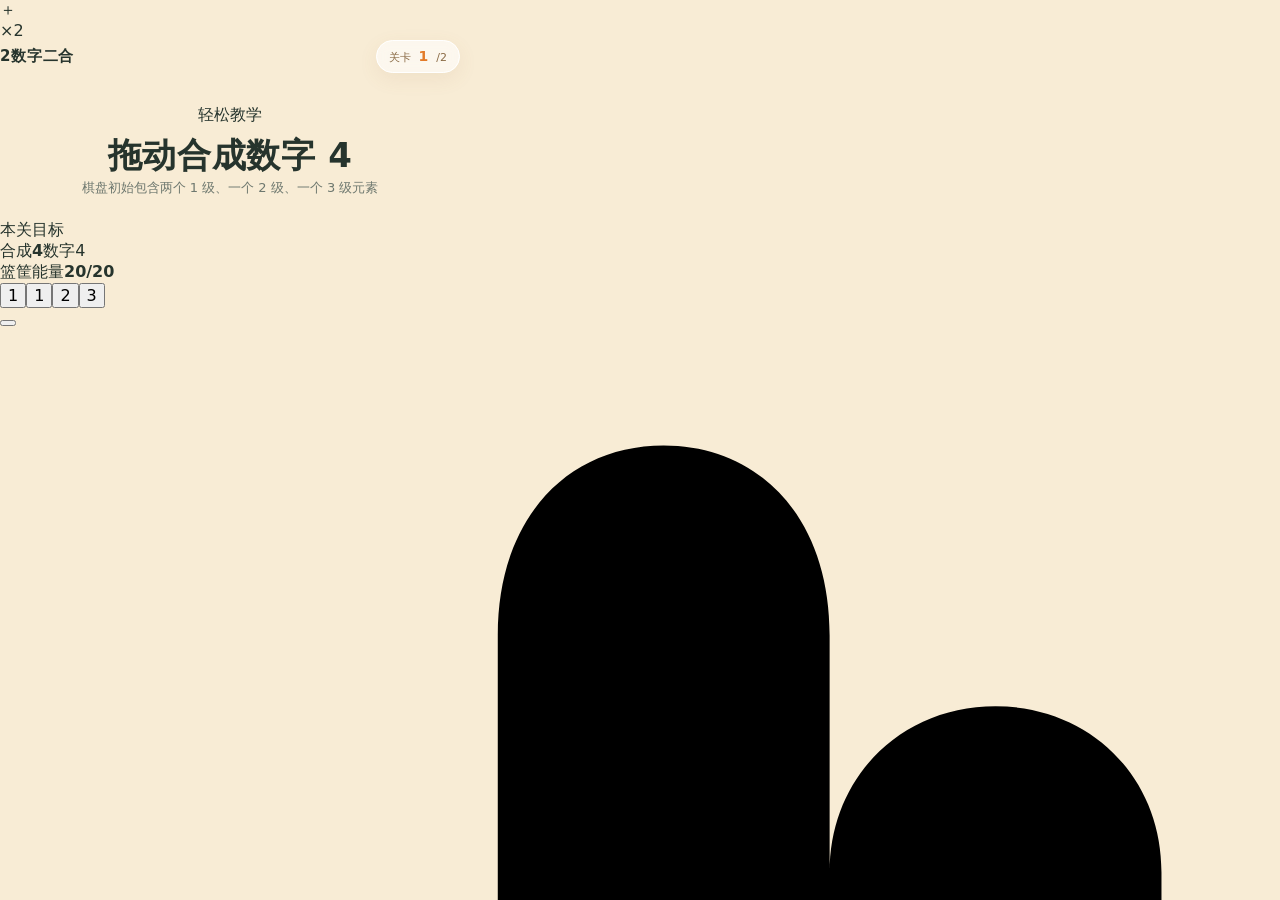
<file: index.html>
<!doctype html>
<html lang="zh-CN">
<head>
  <meta charset="UTF-8">
  <meta name="viewport" content="width=device-width, initial-scale=1, maximum-scale=1, user-scalable=no, viewport-fit=cover">
  <meta name="theme-color" content="#fff6df">
  <title>数字二合</title>
  <link rel="stylesheet" href="style.css?v=20260811-2">
</head>
<body>
  <main class="app" id="app">
    <div class="scene-bg" id="sceneBg" aria-hidden="true"></div>
    <div class="sky-decor decor-one">＋</div><div class="sky-decor decor-two">×2</div>
    <header class="topbar">
      <div class="brand"><span>2</span><b data-config="brand">数字二合</b></div>
      <div class="level-pill">关卡 <b id="levelNumber">1</b>/2</div>
    </header>

    <section class="level-copy">
      <div class="badge" id="levelBadge">轻松教学</div>
      <h1 id="levelTitle">拖动合成数字 4</h1>
      <p id="levelSubtitle">棋盘初始包含两个 1 级、一个 2 级、一个 3 级元素</p>
    </section>

    <section class="goal-card" aria-label="本关目标">
      <span>本关目标</span>
      <div class="goal-list" id="goalList"></div>
    </section>

    <section class="energy-card" id="energyCard" aria-label="篮筐能量">
      <div><span>篮筐能量</span><b id="energyText">20/20</b></div>
      <div class="energy-track"><i id="energyBar"></i></div>
    </section>

    <section class="board-wrap">
      <div class="board" id="board" aria-label="数字合成棋盘"></div>
      <button class="basket" id="basket" type="button" aria-label="发射 1 级合成元素">
        <span></span>
      </button>
      <div class="finger" id="finger" aria-hidden="true">
        <span></span>
        <svg viewBox="0 0 54 68"><path d="M21 34V13c0-5 3-8 7-8s7 3 7 8v16-6c0-4 3-7 7-7s7 3 7 7v18c0 14-8 22-21 22-9 0-15-5-19-13L4 41c-2-4-1-7 3-9 3-2 6-1 9 3l5 7"/></svg>
      </div>
    </section>

    <div class="hint" id="hint"><b>☝</b><span data-config="level1Hint">拖动相同元素叠到一起，依次合成 2、3、4</span></div>

    <div class="transition" id="transition" aria-hidden="true">
      <div class="burst">✦</div><small data-config="transitionKicker">LEVEL UP</small>
      <h2 data-config="transitionTitle">难度飙升</h2>
      <p data-config="transitionSubtitle">更多数字，更大的合成目标！</p>
    </div>

    <div class="finish" id="finish" aria-hidden="true">
      <canvas id="confetti"></canvas>
      <div class="finish-card">
        <div class="trophy">★</div>
        <span data-config="finishBadge">合成大师</span>
        <h2 data-config="finishTitle">挑战成功！</h2>
        <p data-config="finishSubtitle">你完成了两关数字合成</p>
        <button id="replay" type="button"><span data-config="replayText">再玩一次</span> ↻</button>
      </div>
    </div>
  </main>
  <script src="game.js?v=20260811-2"></script>
</body>
</html>
</file>
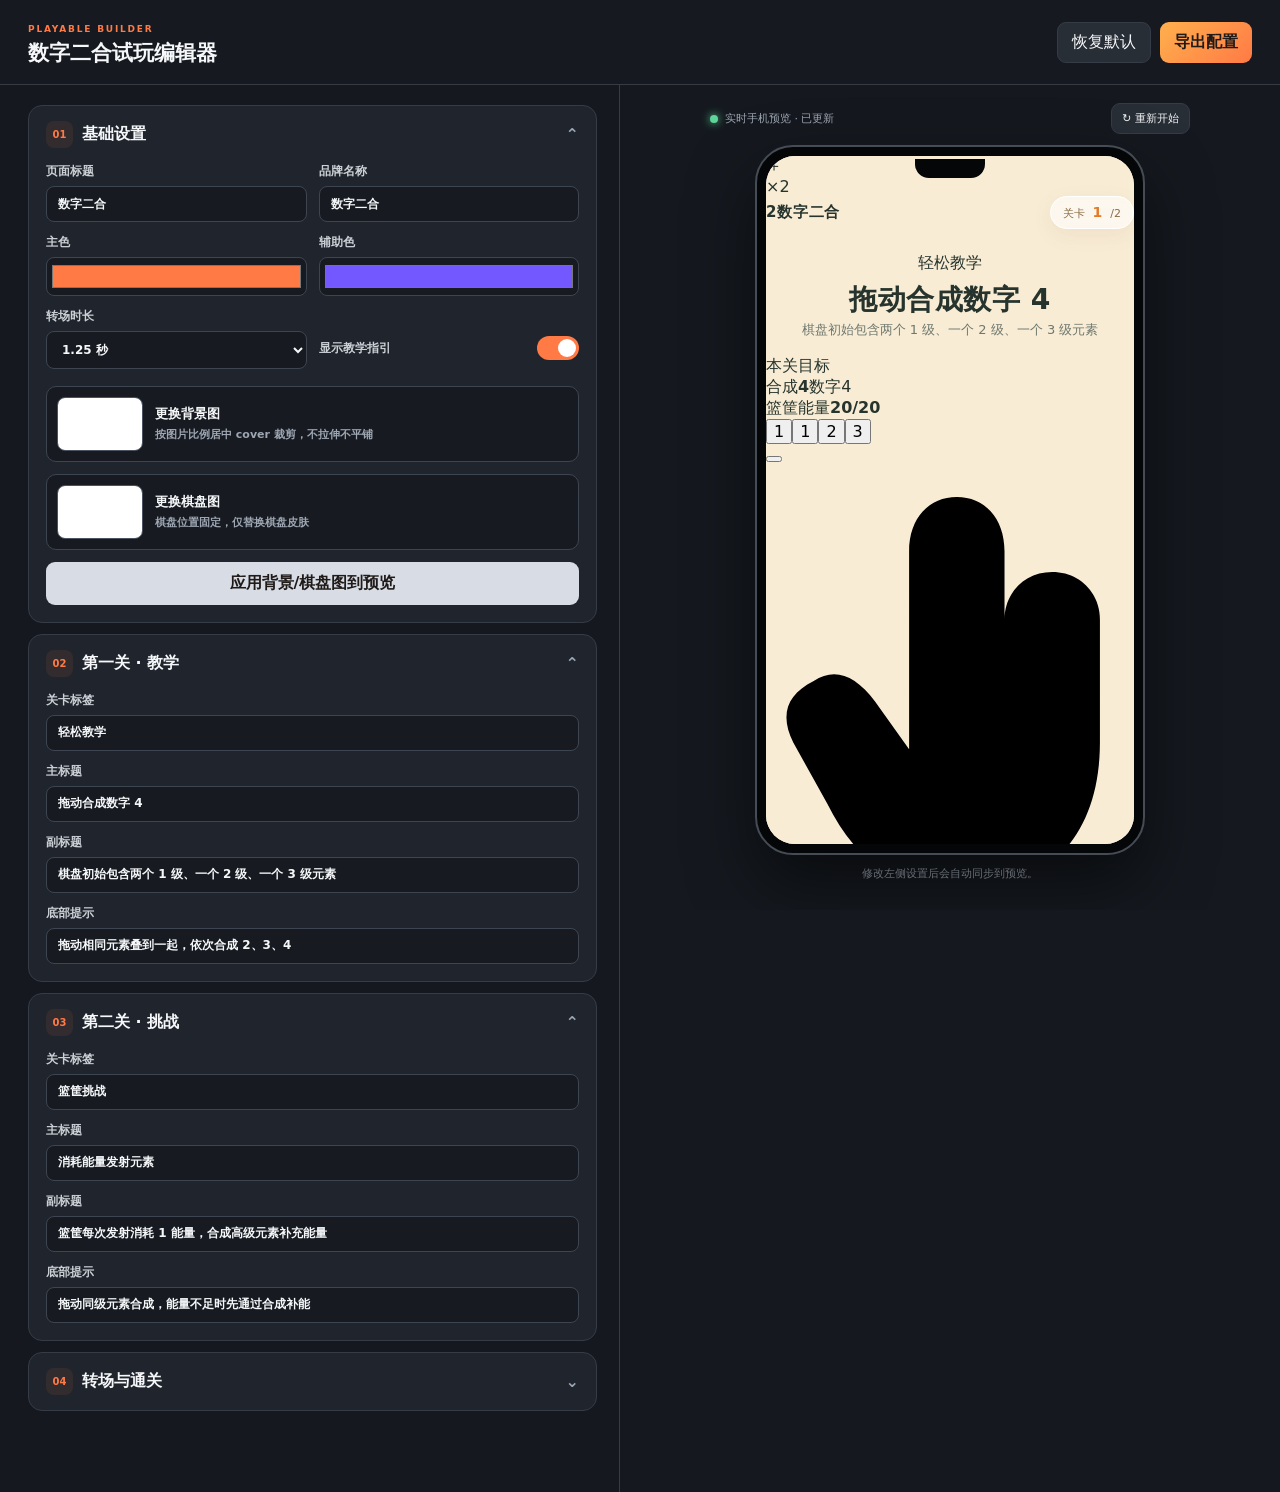
<file: editor.html>
<!doctype html>
<html lang="zh-CN">
<head><meta charset="UTF-8"><meta name="viewport" content="width=device-width,initial-scale=1"><title>数字二合试玩编辑器</title><link rel="stylesheet" href="editor.css?v=20260811-2"></head>
<body>
  <header><div><small>PLAYABLE BUILDER</small><h1>数字二合试玩编辑器</h1></div><div class="actions"><button id="reset">恢复默认</button><button class="primary" id="export">导出配置</button></div></header>
  <main>
    <aside>
      <section class="open"><button class="section-title"><b>01</b> 基础设置 <i>⌃</i></button><div class="controls two">
        <label>页面标题<input data-field="pageTitle"></label><label>品牌名称<input data-field="brand"></label>
        <label>主色<input data-field="primaryColor" type="color"></label><label>辅助色<input data-field="secondaryColor" type="color"></label>
        <label>转场时长<select data-field="transitionDuration"><option value="900">0.9 秒</option><option value="1250">1.25 秒</option><option value="1700">1.7 秒</option></select></label>
        <label class="toggle">显示教学指引<input data-field="showGuide" type="checkbox"><span></span></label>
      </div><div class="controls media-controls">
        <label class="image-picker">
          <input id="backgroundFile" type="file" accept="image/png,image/jpeg,image/webp">
          <img id="backgroundThumb" alt="背景图预览">
          <span><b>更换背景图</b><small>按图片比例居中 cover 裁剪，不拉伸不平铺</small></span>
        </label>
        <label class="image-picker">
          <input id="boardFile" type="file" accept="image/png,image/jpeg,image/webp">
          <img id="boardThumb" alt="棋盘图预览">
          <span><b>更换棋盘图</b><small>棋盘位置固定，仅替换棋盘皮肤</small></span>
        </label>
        <button class="apply-media" id="applyMedia" type="button">应用背景/棋盘图到预览</button>
      </div></section>
      <section class="open"><button class="section-title"><b>02</b> 第一关 · 教学 <i>⌃</i></button><div class="controls">
        <label>关卡标签<input data-field="level1Badge"></label><label>主标题<input data-field="level1Title"></label><label>副标题<input data-field="level1Subtitle"></label><label>底部提示<input data-field="level1Hint"></label>
      </div></section>
      <section class="open"><button class="section-title"><b>03</b> 第二关 · 挑战 <i>⌃</i></button><div class="controls">
        <label>关卡标签<input data-field="level2Badge"></label><label>主标题<input data-field="level2Title"></label><label>副标题<input data-field="level2Subtitle"></label><label>底部提示<input data-field="level2Hint"></label>
      </div></section>
      <section><button class="section-title"><b>04</b> 转场与通关 <i>⌄</i></button><div class="controls">
        <div class="two"><label>转场小字<input data-field="transitionKicker"></label><label>转场标题<input data-field="transitionTitle"></label></div>
        <label>转场副标题<input data-field="transitionSubtitle"></label><div class="two"><label>通关标签<input data-field="finishBadge"></label><label>通关标题<input data-field="finishTitle"></label></div>
        <label>通关副标题<input data-field="finishSubtitle"></label><label>按钮文字<input data-field="replayText"></label>
      </div></section>
    </aside>
    <article><div class="preview-bar"><span><i id="dot"></i><em id="status">实时手机预览</em></span><button id="restart">↻ 重新开始</button></div><div class="phone"><div class="speaker"></div><iframe id="preview" src="index.html" title="数字二合试玩预览"></iframe></div><p>修改左侧设置后会自动同步到预览。</p></article>
  </main><div class="toast" id="toast"></div><script src="editor.js?v=20260811-2"></script>
</body></html>
</file>
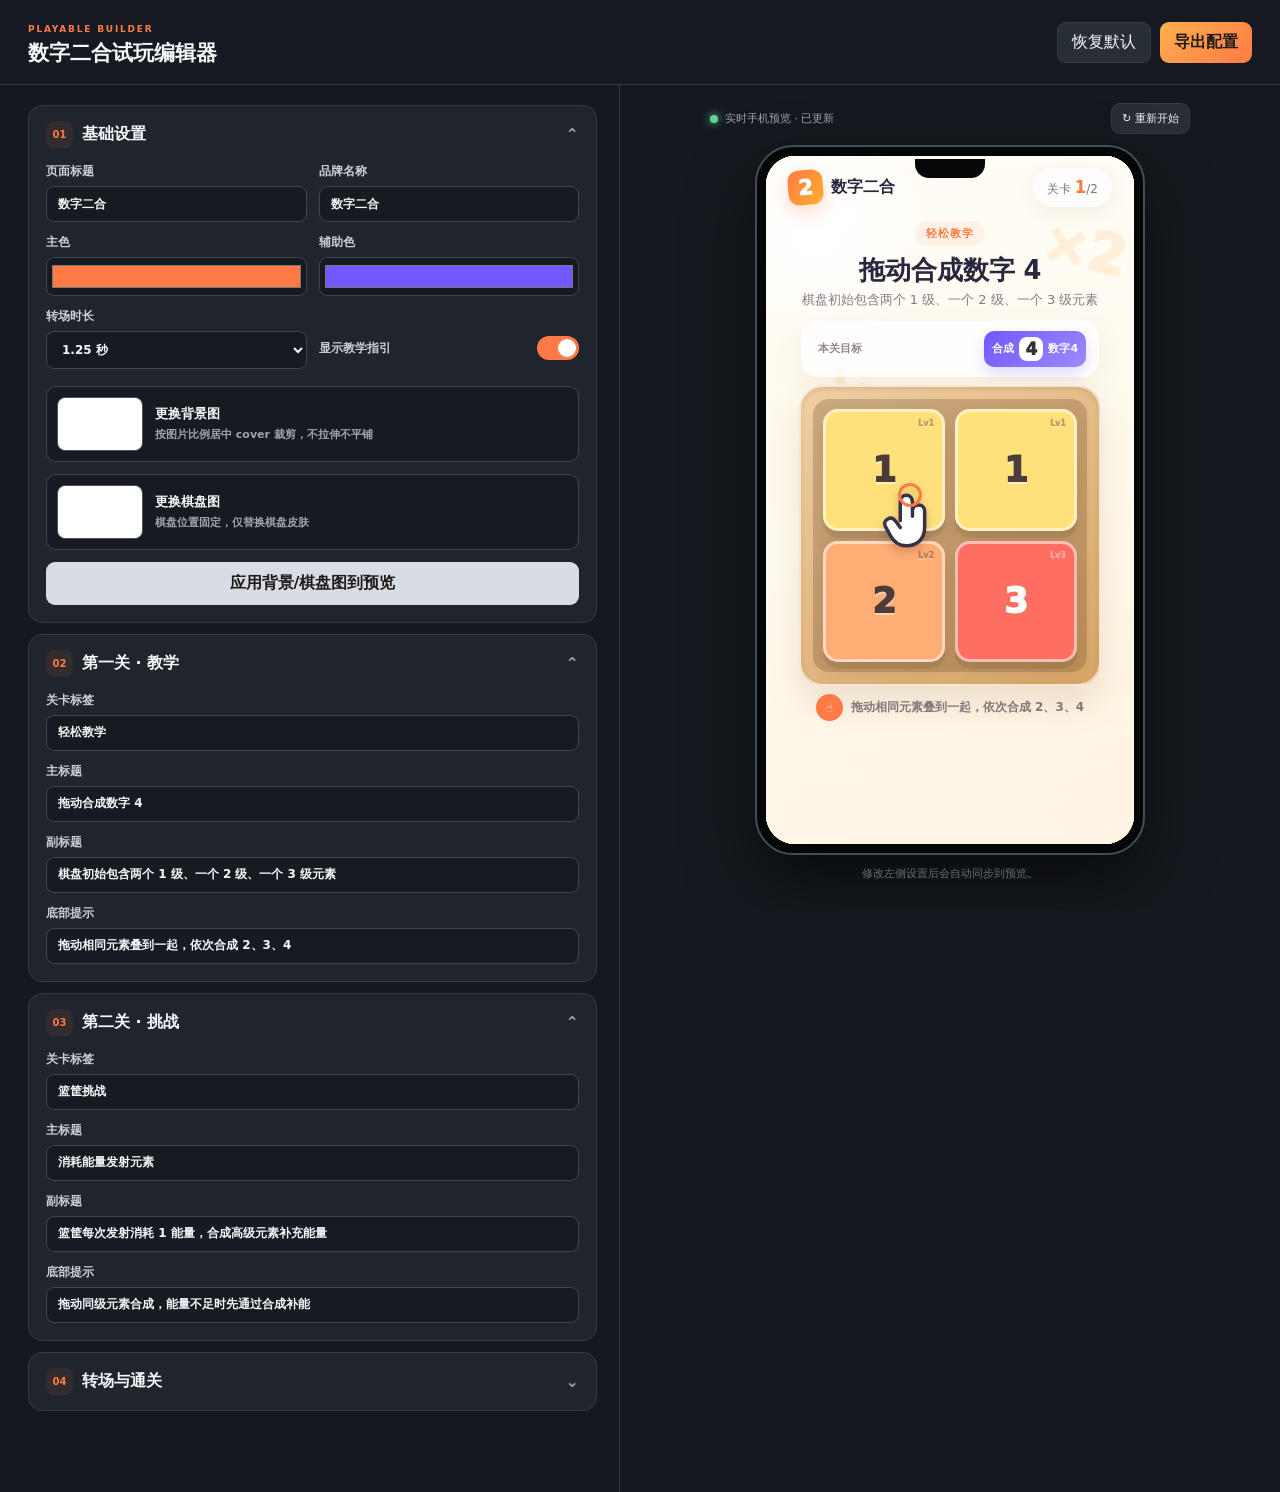
<file: merge-ad/editor.html>
<!doctype html>
<html lang="zh-CN">
<head><meta charset="UTF-8"><meta name="viewport" content="width=device-width,initial-scale=1"><title>数字二合试玩编辑器</title><link rel="stylesheet" href="editor.css?v=20260811-2"></head>
<body>
  <header><div><small>PLAYABLE BUILDER</small><h1>数字二合试玩编辑器</h1></div><div class="actions"><button id="reset">恢复默认</button><button class="primary" id="export">导出配置</button></div></header>
  <main>
    <aside>
      <section class="open"><button class="section-title"><b>01</b> 基础设置 <i>⌃</i></button><div class="controls two">
        <label>页面标题<input data-field="pageTitle"></label><label>品牌名称<input data-field="brand"></label>
        <label>主色<input data-field="primaryColor" type="color"></label><label>辅助色<input data-field="secondaryColor" type="color"></label>
        <label>转场时长<select data-field="transitionDuration"><option value="900">0.9 秒</option><option value="1250">1.25 秒</option><option value="1700">1.7 秒</option></select></label>
        <label class="toggle">显示教学指引<input data-field="showGuide" type="checkbox"><span></span></label>
      </div><div class="controls media-controls">
        <label class="image-picker">
          <input id="backgroundFile" type="file" accept="image/png,image/jpeg,image/webp">
          <img id="backgroundThumb" alt="背景图预览">
          <span><b>更换背景图</b><small>按图片比例居中 cover 裁剪，不拉伸不平铺</small></span>
        </label>
        <label class="image-picker">
          <input id="boardFile" type="file" accept="image/png,image/jpeg,image/webp">
          <img id="boardThumb" alt="棋盘图预览">
          <span><b>更换棋盘图</b><small>棋盘位置固定，仅替换棋盘皮肤</small></span>
        </label>
        <button class="apply-media" id="applyMedia" type="button">应用背景/棋盘图到预览</button>
      </div></section>
      <section class="open"><button class="section-title"><b>02</b> 第一关 · 教学 <i>⌃</i></button><div class="controls">
        <label>关卡标签<input data-field="level1Badge"></label><label>主标题<input data-field="level1Title"></label><label>副标题<input data-field="level1Subtitle"></label><label>底部提示<input data-field="level1Hint"></label>
      </div></section>
      <section class="open"><button class="section-title"><b>03</b> 第二关 · 挑战 <i>⌃</i></button><div class="controls">
        <label>关卡标签<input data-field="level2Badge"></label><label>主标题<input data-field="level2Title"></label><label>副标题<input data-field="level2Subtitle"></label><label>底部提示<input data-field="level2Hint"></label>
      </div></section>
      <section><button class="section-title"><b>04</b> 转场与通关 <i>⌄</i></button><div class="controls">
        <div class="two"><label>转场小字<input data-field="transitionKicker"></label><label>转场标题<input data-field="transitionTitle"></label></div>
        <label>转场副标题<input data-field="transitionSubtitle"></label><div class="two"><label>通关标签<input data-field="finishBadge"></label><label>通关标题<input data-field="finishTitle"></label></div>
        <label>通关副标题<input data-field="finishSubtitle"></label><label>按钮文字<input data-field="replayText"></label>
      </div></section>
    </aside>
    <article><div class="preview-bar"><span><i id="dot"></i><em id="status">实时手机预览</em></span><button id="restart">↻ 重新开始</button></div><div class="phone"><div class="speaker"></div><iframe id="preview" src="index.html" title="数字二合试玩预览"></iframe></div><p>修改左侧设置后会自动同步到预览。</p></article>
  </main><div class="toast" id="toast"></div><script src="editor.js?v=20260811-2"></script>
</body></html>
</file>
<file: style.css>
:root {
  --ink: #26342d;
  --muted: #6e786f;
  --cream: #fff9ec;
  --orange: #ff9c3f;
  --green: #4e9c74;
}

* { box-sizing: border-box; -webkit-tap-highlight-color: transparent; }
html, body { width: 100%; height: 100%; margin: 0; overflow: hidden; }
body {
  font-family: "PingFang SC", "Microsoft YaHei", system-ui, sans-serif;
  color: var(--ink);
  background: #f8ecd5;
  user-select: none;
  -webkit-user-select: none;
}
button { font: inherit; }

.app { position: relative; width: 100%; height: 100%; overflow: hidden; }
.level-track {
  display: flex;
  width: 200vw;
  height: 100%;
  transform: translateX(0);
  transition: transform .58s cubic-bezier(.68, -.04, .25, 1);
  will-change: transform;
}
.level-track.show-level-two { transform: translateX(-100vw); }
.level-panel {
  position: relative;
  flex: 0 0 100vw;
  width: 100vw;
  height: 100%;
  min-height: 560px;
  overflow: hidden;
  display: flex;
  flex-direction: column;
  align-items: center;
  padding: max(18px, env(safe-area-inset-top)) 22px max(18px, env(safe-area-inset-bottom));
  isolation: isolate;
}
.level-one { background: linear-gradient(160deg, #fffaf0 0%, #fff0d4 100%); }
.level-two { background: linear-gradient(160deg, #f6fbff 0%, #dff3ee 100%); }
.ambient { position: absolute; z-index: -1; border-radius: 999px; filter: blur(2px); opacity: .65; }
.ambient-a { width: 260px; height: 260px; right: -105px; top: 18%; background: #ffd895; }
.ambient-b { width: 310px; height: 310px; left: -130px; bottom: 6%; background: #9ddbc9; }

.topbar { width: min(100%, 460px); display: flex; align-items: center; justify-content: space-between; flex: 0 0 auto; }
.brand { font-size: 15px; font-weight: 800; letter-spacing: .05em; }
.brand-mark { display: inline-grid; place-items: center; width: 27px; height: 27px; margin-right: 4px; color: white; background: var(--orange); border-radius: 9px; box-shadow: 0 5px 12px #dd8a3d3d; }
.level-pill { display: flex; align-items: baseline; gap: 8px; padding: 7px 12px; font-size: 11px; color: #8a6b46; background: #fff9; border: 1px solid #fff; border-radius: 99px; box-shadow: 0 6px 20px #9b724317; backdrop-filter: blur(6px); }
.level-pill b { font-size: 14px; color: #e37b29; }
.level-pill.hard b { color: #238162; }

.level-copy { width: min(100%, 460px); margin: clamp(18px, 3.5vh, 34px) 0 clamp(13px, 2.5vh, 24px); text-align: center; flex: 0 0 auto; }
.eyebrow { display: inline-block; padding: 4px 10px; color: #d67627; background: #ffdfad; border-radius: 99px; font-weight: 800; font-size: 11px; letter-spacing: .12em; }
.hard-label { color: #147657; background: #bce7d7; }
.level-copy h1 { margin: 9px 0 4px; font-size: clamp(24px, 4.1vh, 34px); line-height: 1.2; letter-spacing: .02em; }
.level-copy p { margin: 0; color: var(--muted); font-size: 13px; }

.board-shell {
  position: relative;
  width: min(calc(100vw - 56px), 390px);
  aspect-ratio: 2 / 2.82;
  padding: 8px;
  background: #fffdf7;
  border-radius: 22px;
  box-shadow: 0 20px 45px #7f654729, 0 4px 10px #7f654720;
  flex: 0 1 auto;
  min-height: 0;
}
.expert-shell { box-shadow: 0 20px 45px #37675b2b, 0 4px 10px #37675b22; }
.puzzle-board {
  position: relative;
  display: block;
  width: 100%;
  height: 100%;
  gap: 0;
  overflow: hidden;
  border-radius: 15px;
  background: #e8ddc9;
  touch-action: none;
}
.puzzle-canvas {
  position: absolute;
  inset: 0;
  display: block;
  width: 100%;
  height: 100%;
  touch-action: none;
  cursor: grab;
}
.puzzle-canvas:active { cursor: grabbing; }
.expert-shell .puzzle-board { gap: 0; background: #c4ddd8; }
.puzzle-piece {
  position: relative;
  min-width: 0;
  min-height: 0;
  border-radius: 0;
  background-repeat: no-repeat;
  background-clip: border-box;
  cursor: grab;
  transition: filter .18s;
}
.puzzle-piece::after {
  content: "";
  position: absolute;
  inset: 0;
  z-index: 1;
  border: 2px solid rgba(255, 255, 255, .88);
  pointer-events: none;
}
.expert-shell .puzzle-piece::after { border-width: 1px; border-color: rgba(255, 255, 255, .78); }
.puzzle-piece.bond-top::after { border-top-width: 0; }
.puzzle-piece.bond-right::after { border-right-width: 0; }
.puzzle-piece.bond-bottom::after { border-bottom-width: 0; }
.puzzle-piece.bond-left::after { border-left-width: 0; }
.puzzle-piece.grouped {
  z-index: 2;
  filter: saturate(1.025);
}
.puzzle-piece.grouped::after {
  border: 0 !important;
  box-shadow: none !important;
}
.puzzle-piece.grouped.bond-left { margin-left: -1px; }
.puzzle-piece.grouped.bond-right { margin-right: -1px; }
.puzzle-piece.grouped.bond-top { margin-top: -1px; }
.puzzle-piece.grouped.bond-bottom { margin-bottom: -1px; }
.puzzle-piece.merge-pop { animation: mergePop .32s ease-out; }
.expert-shell .puzzle-piece { border-radius: 0; }
.puzzle-piece:active { cursor: grabbing; }
.puzzle-piece.dragging-group {
  z-index: 20;
  filter: brightness(1.04) saturate(1.04);
  transition: none;
}
.puzzle-piece.dragging-group::after { border-color: rgba(255, 255, 255, .96); }
@keyframes mergePop { 0% { filter: brightness(1.28) saturate(1.2); } 100% { filter: brightness(1) saturate(1.025); } }
.puzzle-board.is-complete .puzzle-piece {
  border-radius: 0;
  box-shadow: none;
}
.puzzle-board.is-complete .puzzle-piece::after { border-width: 0; }
.puzzle-board.is-complete {
  gap: 0 !important;
  transition: gap .22s;
}
.corner { position: absolute; z-index: 30; width: 25px; height: 25px; pointer-events: none; }
.corner::before, .corner::after { content: ""; position: absolute; background: var(--orange); border-radius: 4px; }
.expert-shell .corner::before, .expert-shell .corner::after { background: var(--green); }
.corner::before { width: 21px; height: 3px; }
.corner::after { width: 3px; height: 21px; }
.corner-tl { left: 1px; top: 1px; }.corner-tr { right: 1px; top: 1px; transform: rotate(90deg); }
.corner-br { right: 1px; bottom: 1px; transform: rotate(180deg); }.corner-bl { left: 1px; bottom: 1px; transform: rotate(270deg); }

.finger-guide {
  position: absolute;
  z-index: 40;
  left: 21%;
  top: 68%;
  width: 50px;
  filter: drop-shadow(0 7px 5px #27352f44);
  pointer-events: none;
  animation: fingerMove 1.4s ease-in-out infinite;
  transform-origin: 50% 0;
  transition: opacity .2s;
}
.finger-guide svg { display: block; width: 100%; }
.finger-guide.hide { opacity: 0; }
@keyframes fingerMove {
  0%, 15% { transform: translate(0, 0) scale(.96); }
  45%, 75% { transform: translate(300%, 0) scale(.9); }
  100% { transform: translate(0, 0) scale(.96); }
}
.tip { margin-top: clamp(12px, 2.5vh, 22px); font-size: 12px; font-weight: 600; color: #778078; flex: 0 0 auto; }
.tip-icon { display: inline-grid; place-items: center; width: 25px; height: 25px; margin-right: 5px; color: #fff; background: #8d9a8f; border-radius: 50%; }

.difficulty-overlay, .finish-overlay {
  position: absolute;
  inset: 0;
  z-index: 100;
  display: grid;
  place-items: center;
  opacity: 0;
  visibility: hidden;
  background: #101813c9;
  backdrop-filter: blur(3px);
  transition: opacity .18s, visibility .18s;
}
.difficulty-overlay.show, .finish-overlay.show { opacity: 1; visibility: visible; }
.difficulty-card { text-align: center; color: #fff; transform: scale(.78); opacity: 0; }
.difficulty-overlay.show .difficulty-card { animation: difficultyPop .35s .12s cubic-bezier(.2, 1.45, .4, 1) forwards; }
.difficulty-kicker { margin-top: 10px; color: #8ff1c6; font-size: 12px; font-weight: 900; letter-spacing: .3em; }
.difficulty-card h2 { display: block; margin: 5px 0 7px; font-size: clamp(36px, 9vw, 54px); line-height: 1; font-weight: 1000; letter-spacing: .05em; text-shadow: 0 5px 20px #0005; }
.difficulty-card p { margin: 0; color: #e6eee9; font-size: 14px; }
.up-arrows { position: relative; width: 54px; height: 67px; margin: auto; }
.up-arrows i { position: absolute; left: 12px; width: 31px; height: 31px; border-top: 7px solid #70e6b0; border-left: 7px solid #70e6b0; transform: rotate(45deg); opacity: 0; animation: arrowUp .85s infinite; }
.up-arrows i:nth-child(1) { bottom: 0; animation-delay: 0s; }
.up-arrows i:nth-child(2) { bottom: 15px; animation-delay: .14s; }
.up-arrows i:nth-child(3) { bottom: 30px; animation-delay: .28s; }
@keyframes arrowUp { 0% { opacity: 0; transform: translateY(9px) rotate(45deg); } 45% { opacity: 1; } 100% { opacity: 0; transform: translateY(-9px) rotate(45deg); } }
@keyframes difficultyPop { to { transform: scale(1); opacity: 1; } }

.finish-overlay { background: #15231cdb; }
#confetti { position: absolute; inset: 0; width: 100%; height: 100%; pointer-events: none; }
.finish-card { position: relative; width: min(84vw, 350px); padding: 35px 28px 28px; text-align: center; background: #fffaf0; border-radius: 28px; box-shadow: 0 25px 80px #0007; transform: translateY(30px) scale(.92); opacity: 0; }
.finish-overlay.show .finish-card { animation: finishIn .5s .15s cubic-bezier(.2, 1.35, .35, 1) forwards; }
@keyframes finishIn { to { transform: translateY(0) scale(1); opacity: 1; } }
.finish-stars { color: #ffc759; font-size: 31px; letter-spacing: 9px; }.finish-stars span { display: inline-block; transform: translateY(-12px) scale(1.3); }
.finish-badge { display: inline-block; margin-top: 10px; padding: 5px 12px; color: #2b835f; background: #d6f2e4; border-radius: 99px; font-size: 12px; font-weight: 900; }
.finish-card h2 { margin: 10px 0 3px; font-size: 34px; }.finish-card p { margin: 0 0 22px; color: var(--muted); font-size: 14px; }
.finish-card button { width: 100%; padding: 14px; border: 0; color: #fff; background: linear-gradient(135deg, #ffad4b, #f47f35); border-radius: 15px; font-weight: 900; box-shadow: 0 9px 20px #e67e344a; cursor: pointer; }
.finish-card button:active { transform: translateY(2px); }
.finish-card button span { margin-left: 7px; font-size: 18px; }

.toast { position: absolute; z-index: 90; left: 50%; top: 12%; padding: 10px 17px; color: #fff; background: #2c3a32e8; border-radius: 99px; font-size: 13px; font-weight: 800; opacity: 0; transform: translate(-50%, -12px); pointer-events: none; white-space: nowrap; }
.toast.show { animation: toastIn .7s ease both; }
@keyframes toastIn { 0% { opacity: 0; transform: translate(-50%, -12px); } 30%, 75% { opacity: 1; transform: translate(-50%, 0); } 100% { opacity: 0; transform: translate(-50%, -5px); } }

@media (max-height: 680px) {
  .level-panel { padding-top: 13px; padding-bottom: 10px; }
  .level-copy { margin-top: 10px; margin-bottom: 10px; }
  .level-copy h1 { font-size: 23px; }
  .level-copy p { display: none; }
  .board-shell { width: min(calc((100vh - 170px) * .709), calc(100vw - 52px)); }
  .tip { margin-top: 9px; }
}
@media (min-width: 700px) {
  .level-panel::after { content: ""; position: absolute; z-index: -1; inset: 14px; border: 1px solid #fff9; border-radius: 28px; pointer-events: none; }
}
@media (prefers-reduced-motion: reduce) {
  *, *::before, *::after { animation-duration: .01ms !important; animation-iteration-count: 1 !important; transition-duration: .01ms !important; }
}
</file>
<file: editor.css>
:root{--accent:#ff7a45;--bg:#15191f;--panel:#20252d;--line:#353c46;--text:#f5f7f9;--muted:#9da6b2}*{box-sizing:border-box}html,body{margin:0;min-height:100%;background:var(--bg);color:var(--text);font-family:"PingFang SC","Microsoft YaHei",system-ui,sans-serif}button,input,select{font:inherit}header{position:sticky;z-index:10;top:0;display:flex;align-items:center;justify-content:space-between;padding:17px 28px;background:#171b21ed;border-bottom:1px solid var(--line);backdrop-filter:blur(12px)}header small{color:var(--accent);font-size:9px;font-weight:900;letter-spacing:.2em}h1{margin:3px 0 0;font-size:21px}.actions{display:flex;gap:9px}.actions button,.preview-bar button{padding:9px 14px;color:var(--text);background:#282e36;border:1px solid var(--line);border-radius:9px;cursor:pointer}.actions .primary{color:#201b19;background:linear-gradient(135deg,#ffb04d,var(--accent));border:0;font-weight:900}main{display:grid;grid-template-columns:minmax(410px,620px) minmax(390px,1fr);min-height:calc(100vh - 75px)}aside{padding:20px 22px 70px 28px;border-right:1px solid var(--line)}section{margin-bottom:11px;overflow:hidden;background:var(--panel);border:1px solid var(--line);border-radius:14px}.section-title{display:flex;align-items:center;width:100%;padding:15px 17px;color:var(--text);background:none;border:0;font-weight:800;cursor:pointer}.section-title b{display:grid;place-items:center;width:27px;height:27px;margin-right:9px;color:var(--accent);background:#ff7a4515;border-radius:8px;font-size:10px}.section-title i{margin-left:auto;color:var(--muted);font-style:normal}.controls{display:none;gap:12px;padding:0 17px 17px}.open .controls{display:grid}.media-controls{padding-top:0}.two{grid-template-columns:1fr 1fr}label{display:grid;gap:6px;color:#cbd0d6;font-size:12px;font-weight:700}input:not([type=checkbox]),select{width:100%;min-width:0;padding:10px 11px;color:var(--text);background:#171b21;border:1px solid #3d4550;border-radius:8px;outline:0}input:focus,select:focus{border-color:var(--accent)}input[type=color]{height:39px;padding:3px}.toggle{position:relative;display:flex;align-items:center;justify-content:space-between;padding-top:19px}.toggle input{position:absolute;opacity:0}.toggle span{position:relative;width:42px;height:24px;background:#4a515b;border-radius:99px}.toggle span:after{content:"";position:absolute;left:3px;top:3px;width:18px;height:18px;background:#fff;border-radius:50%;transition:.2s}.toggle input:checked+span{background:var(--accent)}.toggle input:checked+span:after{transform:translateX(18px)}.image-picker{position:relative;display:grid;grid-template-columns:86px 1fr;align-items:center;gap:12px;padding:10px;background:#171b21;border:1px solid #3d4550;border-radius:10px;cursor:pointer}.image-picker input{position:absolute;inset:0;opacity:0;cursor:pointer}.image-picker img{width:86px;aspect-ratio:16/10;object-fit:cover;background:linear-gradient(135deg,#2d333c,#171b21);border:1px solid #4a535f;border-radius:8px}.image-picker img.empty{background:repeating-linear-gradient(135deg,#222932 0 10px,#1a2028 10px 20px)}.image-picker b{display:block;color:var(--text);font-size:13px}.image-picker small{display:block;margin-top:4px;color:var(--muted);font-size:11px;font-weight:600;line-height:1.45}.apply-media{width:100%;padding:11px 13px;color:#201b19;background:#d8dde5;border:0;border-radius:9px;font-weight:900;cursor:pointer}.apply-media.pending{background:linear-gradient(135deg,#ffb04d,var(--accent));box-shadow:0 8px 18px #ff7a4535}article{position:sticky;top:75px;height:calc(100vh - 75px);display:flex;flex-direction:column;align-items:center;padding:18px;overflow:auto}.preview-bar{display:flex;align-items:center;justify-content:space-between;width:min(100%,480px);margin-bottom:11px;color:var(--muted);font-size:11px}.preview-bar span{display:flex;align-items:center;gap:7px}.preview-bar i{width:8px;height:8px;background:#5dd49a;border-radius:50%;box-shadow:0 0 8px #5dd49a}.preview-bar i.loading{background:#ffb447;box-shadow:0 0 8px #ffb447}.preview-bar em{font-style:normal}.preview-bar button{padding:7px 10px;font-size:11px}.phone{position:relative;width:min(390px,calc(100vw - 38px));aspect-ratio:390/844;padding:9px;background:#050607;border:2px solid #454c55;border-radius:38px;box-shadow:0 30px 65px #0008}.speaker{position:absolute;z-index:3;left:50%;top:12px;width:70px;height:19px;transform:translateX(-50%);background:#050607;border-radius:0 0 14px 14px}.phone iframe{display:block;width:100%;height:100%;background:#fff;border:0;border-radius:29px}article>p{color:var(--muted);font-size:11px}.toast{position:fixed;z-index:30;left:50%;bottom:25px;padding:10px 17px;color:#18311f;background:#ddf9e5;border-radius:99px;font-size:12px;font-weight:800;opacity:0;transform:translate(-50%,10px);transition:.2s;pointer-events:none}.toast.show{opacity:1;transform:translate(-50%,0)}@media(max-width:900px){main{grid-template-columns:1fr}aside{border-right:0}article{position:relative;top:auto;height:auto;min-height:850px;border-top:1px solid var(--line)}}@media(max-width:520px){header{padding:14px 12px}h1{font-size:16px}.actions button:first-child{display:none}.actions .primary{padding:8px 9px}aside{padding:12px}.two{grid-template-columns:1fr}.toggle{padding-top:0}.image-picker{grid-template-columns:74px 1fr}.image-picker img{width:74px}.media-controls{padding-bottom:12px}}
</file>
<file: merge-ad/editor.css>
:root{--accent:#ff7a45;--bg:#15191f;--panel:#20252d;--line:#353c46;--text:#f5f7f9;--muted:#9da6b2}*{box-sizing:border-box}html,body{margin:0;min-height:100%;background:var(--bg);color:var(--text);font-family:"PingFang SC","Microsoft YaHei",system-ui,sans-serif}button,input,select{font:inherit}header{position:sticky;z-index:10;top:0;display:flex;align-items:center;justify-content:space-between;padding:17px 28px;background:#171b21ed;border-bottom:1px solid var(--line);backdrop-filter:blur(12px)}header small{color:var(--accent);font-size:9px;font-weight:900;letter-spacing:.2em}h1{margin:3px 0 0;font-size:21px}.actions{display:flex;gap:9px}.actions button,.preview-bar button{padding:9px 14px;color:var(--text);background:#282e36;border:1px solid var(--line);border-radius:9px;cursor:pointer}.actions .primary{color:#201b19;background:linear-gradient(135deg,#ffb04d,var(--accent));border:0;font-weight:900}main{display:grid;grid-template-columns:minmax(410px,620px) minmax(390px,1fr);min-height:calc(100vh - 75px)}aside{padding:20px 22px 70px 28px;border-right:1px solid var(--line)}section{margin-bottom:11px;overflow:hidden;background:var(--panel);border:1px solid var(--line);border-radius:14px}.section-title{display:flex;align-items:center;width:100%;padding:15px 17px;color:var(--text);background:none;border:0;font-weight:800;cursor:pointer}.section-title b{display:grid;place-items:center;width:27px;height:27px;margin-right:9px;color:var(--accent);background:#ff7a4515;border-radius:8px;font-size:10px}.section-title i{margin-left:auto;color:var(--muted);font-style:normal}.controls{display:none;gap:12px;padding:0 17px 17px}.open .controls{display:grid}.media-controls{padding-top:0}.two{grid-template-columns:1fr 1fr}label{display:grid;gap:6px;color:#cbd0d6;font-size:12px;font-weight:700}input:not([type=checkbox]),select{width:100%;min-width:0;padding:10px 11px;color:var(--text);background:#171b21;border:1px solid #3d4550;border-radius:8px;outline:0}input:focus,select:focus{border-color:var(--accent)}input[type=color]{height:39px;padding:3px}.toggle{position:relative;display:flex;align-items:center;justify-content:space-between;padding-top:19px}.toggle input{position:absolute;opacity:0}.toggle span{position:relative;width:42px;height:24px;background:#4a515b;border-radius:99px}.toggle span:after{content:"";position:absolute;left:3px;top:3px;width:18px;height:18px;background:#fff;border-radius:50%;transition:.2s}.toggle input:checked+span{background:var(--accent)}.toggle input:checked+span:after{transform:translateX(18px)}.image-picker{position:relative;display:grid;grid-template-columns:86px 1fr;align-items:center;gap:12px;padding:10px;background:#171b21;border:1px solid #3d4550;border-radius:10px;cursor:pointer}.image-picker input{position:absolute;inset:0;opacity:0;cursor:pointer}.image-picker img{width:86px;aspect-ratio:16/10;object-fit:cover;background:linear-gradient(135deg,#2d333c,#171b21);border:1px solid #4a535f;border-radius:8px}.image-picker img.empty{background:repeating-linear-gradient(135deg,#222932 0 10px,#1a2028 10px 20px)}.image-picker b{display:block;color:var(--text);font-size:13px}.image-picker small{display:block;margin-top:4px;color:var(--muted);font-size:11px;font-weight:600;line-height:1.45}.apply-media{width:100%;padding:11px 13px;color:#201b19;background:#d8dde5;border:0;border-radius:9px;font-weight:900;cursor:pointer}.apply-media.pending{background:linear-gradient(135deg,#ffb04d,var(--accent));box-shadow:0 8px 18px #ff7a4535}article{position:sticky;top:75px;height:calc(100vh - 75px);display:flex;flex-direction:column;align-items:center;padding:18px;overflow:auto}.preview-bar{display:flex;align-items:center;justify-content:space-between;width:min(100%,480px);margin-bottom:11px;color:var(--muted);font-size:11px}.preview-bar span{display:flex;align-items:center;gap:7px}.preview-bar i{width:8px;height:8px;background:#5dd49a;border-radius:50%;box-shadow:0 0 8px #5dd49a}.preview-bar i.loading{background:#ffb447;box-shadow:0 0 8px #ffb447}.preview-bar em{font-style:normal}.preview-bar button{padding:7px 10px;font-size:11px}.phone{position:relative;width:min(390px,calc(100vw - 38px));aspect-ratio:390/844;padding:9px;background:#050607;border:2px solid #454c55;border-radius:38px;box-shadow:0 30px 65px #0008}.speaker{position:absolute;z-index:3;left:50%;top:12px;width:70px;height:19px;transform:translateX(-50%);background:#050607;border-radius:0 0 14px 14px}.phone iframe{display:block;width:100%;height:100%;background:#fff;border:0;border-radius:29px}article>p{color:var(--muted);font-size:11px}.toast{position:fixed;z-index:30;left:50%;bottom:25px;padding:10px 17px;color:#18311f;background:#ddf9e5;border-radius:99px;font-size:12px;font-weight:800;opacity:0;transform:translate(-50%,10px);transition:.2s;pointer-events:none}.toast.show{opacity:1;transform:translate(-50%,0)}@media(max-width:900px){main{grid-template-columns:1fr}aside{border-right:0}article{position:relative;top:auto;height:auto;min-height:850px;border-top:1px solid var(--line)}}@media(max-width:520px){header{padding:14px 12px}h1{font-size:16px}.actions button:first-child{display:none}.actions .primary{padding:8px 9px}aside{padding:12px}.two{grid-template-columns:1fr}.toggle{padding-top:0}.image-picker{grid-template-columns:74px 1fr}.image-picker img{width:74px}.media-controls{padding-bottom:12px}}
</file>
